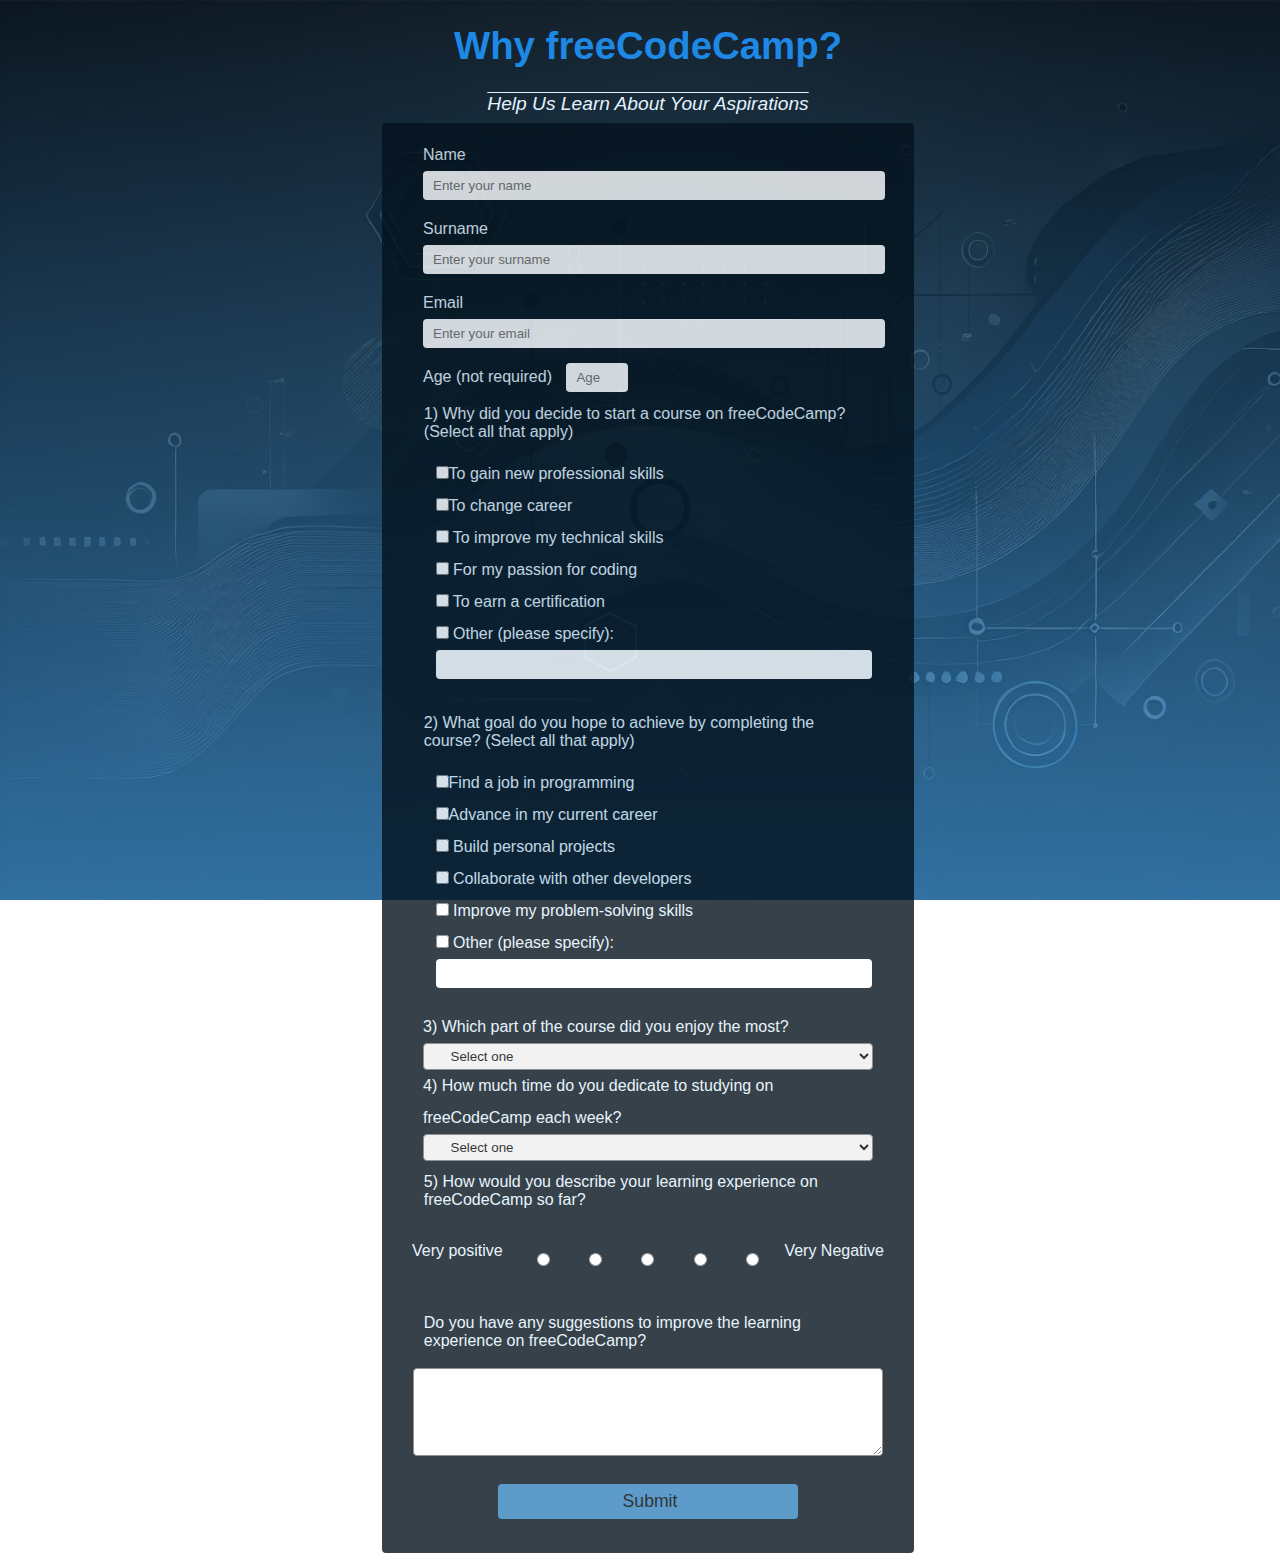
<file: 1) Survey Form/index.html>
<!DOCTYPE html>
<html lang="en">

<head>
    <meta charset="UTF-8">
    <meta name="viewport" content="width=device-width, initial-scale=1.0">
    <title>Survey</title>
    <link rel="stylesheet" href="styles.css">
</head>

<body>
    <header class="header">
        <h1 id="title">Why freeCodeCamp?</h1>
        <p id="description"><em>Help Us Learn About Your Aspirations</em></p>
    </header>
    <form method="post" id="survey-form" class="form-control">
        <label for="name">Name<input id="name" type="text" required placeholder="Enter your name">
        </label>
        <label for="surname">Surname<input id="surname" type="text" required placeholder="Enter your surname"></label>
        <label for="email">Email<input id="email" type="email" required placeholder="Enter your email"></label>
        <label for="age">Age (not required) <input id="age" type="number" min="1" placeholder="Age"></label>
        <fieldset>
            <legend>1) Why did you decide to start a course on freeCodeCamp? (Select all that apply)</legend>
            <label for="new-skills"><input type="checkbox" name="why" value="new-skills" id="new-skills">To gain new
                professional skills</label>
            <label for="career"><input type="checkbox" name="why" value="career" id="career">To change career</label>
            <label for="improve"><input type="checkbox" name="why" value="improve" id="improve"> To improve my technical
                skills</label>
            <label for="passion"><input type="checkbox" name="why" value="passion" id="passion"> For my passion for
                coding</label>
            <label for="certification"><input type="checkbox" name="why" value="certification" id="certification"> To
                earn a certification</label>
            <label for="why-other"><input type="checkbox" name="why" value="why-other" id="why-other"> Other (please
                specify):</label> <label><input type="text" name="other-why" id="other-why"></label>
        </fieldset>
        <fieldset>
            <legend>2) What goal do you hope to achieve by completing the course? (Select all that apply)</legend>
            <label for="job"><input type="checkbox" name="goal" value="job" id="job">Find a job in programming</label>
            <label for="career-advance"><input type="checkbox" name="goal" value="career-advance"
                    id="career-advance">Advance in my current career</label>
            <label for="project"><input type="checkbox" name="goal" value="project" id="project"> Build personal
                projects</label>
            <label for="collaboration"><input type="checkbox" name="goal" value="collaboration" id="collaboration">
                Collaborate with other developers</label>
            <label for="problem-solving"><input type="checkbox" name="goal" value="problem-solving"
                    id="problem-solving"> Improve my problem-solving skills</label>
            <label for="goal-other"><input type="checkbox" name="goal" value="goal-other" id="goal-other"> Other (please
                specify): </label> <label><input type="text" name="other-goal" id="other-goal"></label>
        </fieldset>
        <label for="like">3) Which part of the course did you enjoy the most?
            <select name="like" id="like">
                <option disabled selected value> Select one</option>
                <option value="1">Responsive Web Design</option>
                <option value="2">JavaScript Algorithms and Data Structures (Beta)</option>
                <option value="3">Front End Development Libraries</option>
                <option value="4">Data Visualization</option>
                <option value="5">Relational Database</option>
                <option value="6">Back End Development and APIs</option>
                <option value="7">Quality Assurance</option>
                <option value="8">Scientific Computing with Python (Beta)</option>
                <option value="9">Data Analysis with Python</option>
                <option value="10">Information Security</option>
                <option value="11">Machine Learning with Python</option>
                <option value="12">College Algebra with Python</option>
            </select>
        </label>
        <label for="time">4) How much time do you dedicate to studying on freeCodeCamp each week?
            <select name="time" id="time">
                <option disabled selected value>Select one</option>
                <option value="1">Less than 5 hours</option>
                <option value="2">5-10 hours</option>
                <option value="3">10-20 hours</option>
                <option value="4">More than 20 hours</option>
            </select>
        </label>
        <fieldset>
            <legend>5) How would you describe your learning experience on freeCodeCamp so far? </legend>
            <div id="opinion"><p>Very positive</p>
                <label for="very-pos" class="inline"><input type="radio" name="opinion" value="verypos" id="very-pos"
                        class="inline"></label>
                <label for="pos" class="inline"><input type="radio" name="opinion" value="pos" id="pos"></label>
                <label for="neu" class="inline"><input type="radio" name="opinion" value="neu" id="neu"></label>
                <label for="neg" class="inline"><input type="radio" name="opinion" value="neg" id="neg"></label>
                <label for="veryneg" class="inline"><input type="radio" name="opinion" value="veryneg"
                        id="veryneg"></label>
                <p id="end">Very Negative</p>
            </div>
        </fieldset>
        <fieldset>
            <legend>Do you have any suggestions to improve the learning experience on freeCodeCamp?</legend>
            <textarea name="bio" id="bio"></textarea>
        </fieldset>
        <input type="submit" value="Submit">
    </form>
</body>

</html>
</file>
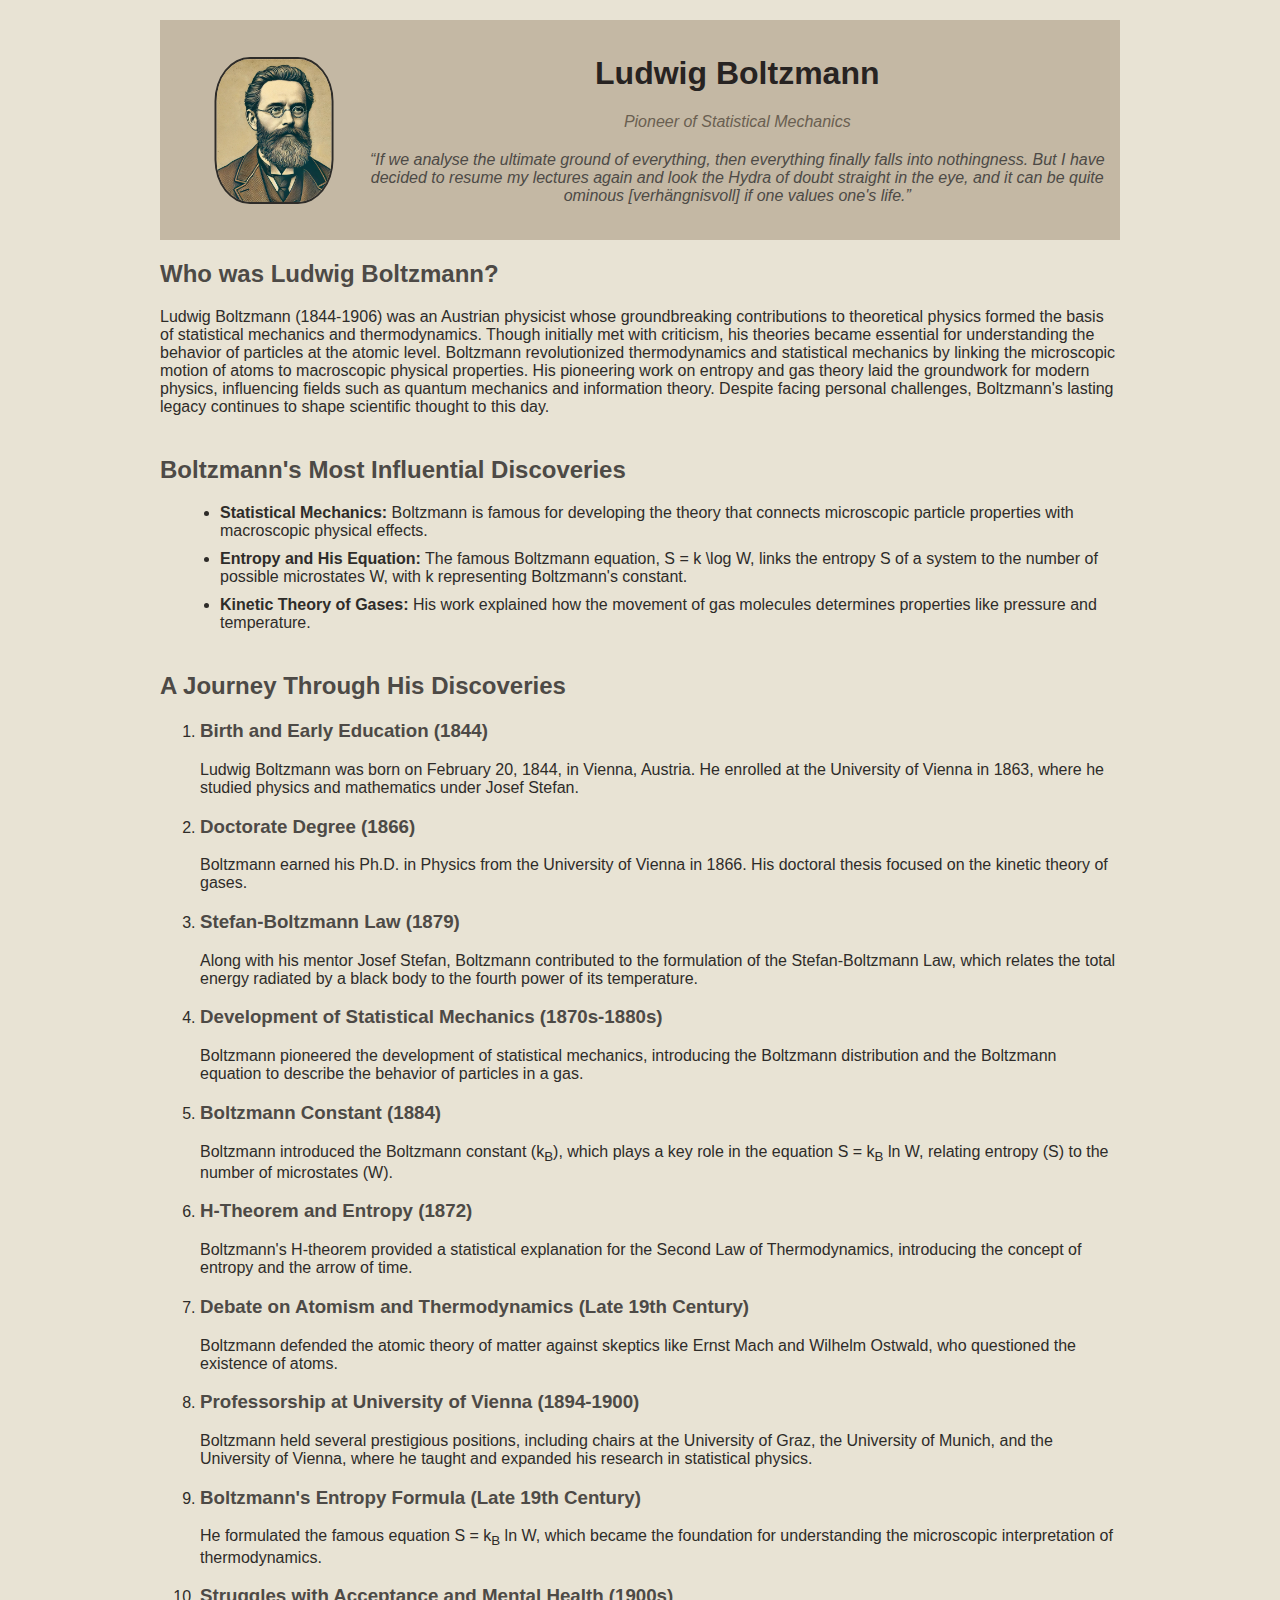
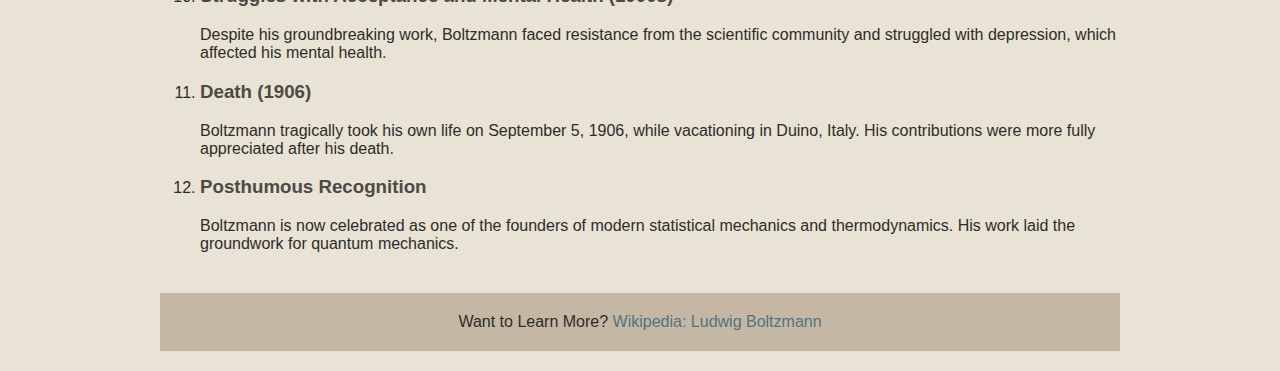
<file: 2) Tribute page/index.html>
<!DOCTYPE html>
<html lang="en">

<head>
    <meta charset="UTF-8">
    <meta name="viewport" content="width=device-width, initial-scale=1.0">
    <title id="title">Tribute page - Ludwig Boltzmann</title>
    <link rel="stylesheet" href="styles.css">
</head>

<body>
    <main id="main">
        <header>
            <figure id="img-div">
                <img src="Img/boltzmann1024x1024.jpg" alt="picture of Ludwig Boltzmann" id="image"><figcaption id="img-caption" class="hidden"> Boltzmann picture</figcaption>
            </figure>
            <div>
                <h1>Ludwig Boltzmann</h1>
                <em>Pioneer of Statistical Mechanics</em>
                <q cite="https://en.wikiquote.org/wiki/Ludwig_Boltzmann">If we analyse the ultimate ground of everything, then everything finally falls into nothingness. But I have decided to resume my lectures again and look the Hydra of doubt straight in the eye, and it can be quite ominous [verhängnisvoll] if one values one's life.</q>
            </div>
        </header>
        <section aria-labelledby="who">
            <h2 id="who">
                Who was Ludwig Boltzmann?
            </h2>
            <p id="tribute-info">Ludwig Boltzmann (1844-1906) was an Austrian physicist whose groundbreaking contributions to theoretical physics formed the basis of statistical mechanics and thermodynamics. Though initially met with criticism, his theories became essential for understanding the behavior of particles at the atomic level.
Boltzmann revolutionized thermodynamics and statistical mechanics by linking the microscopic motion of atoms to macroscopic physical properties. His pioneering work on entropy and gas theory laid the groundwork for modern physics, influencing fields such as quantum mechanics and information theory.
Despite facing personal challenges, Boltzmann's lasting legacy continues to shape scientific thought to this day.</p></p>
        </section>
        <section aria-labelledby="what">
            <h2 id="what">
                Boltzmann's Most Influential Discoveries
            </h2>
            <p>
            <ul>
                <li><strong>Statistical Mechanics:</strong> Boltzmann is famous for developing the theory that connects
                    microscopic particle properties with macroscopic physical effects.</li>
                <li><strong>Entropy and His Equation:</strong> The famous Boltzmann equation, S = k
                        \log W, links the entropy S of a
                    system to the number of possible microstates W, with k representing Boltzmann's constant.</li>
                <li><strong>Kinetic Theory of Gases:</strong> His work explained how the movement of gas molecules
                    determines properties like pressure and temperature.</li>
            </ul>
            </p>
        </section>
        <section aria-labelledby="milestones">
            <h2>A Journey Through His Discoveries</h2>
            <ol>
                <li>
                    <h3>Birth and Early Education (1844)</h3>
                    <p>Ludwig Boltzmann was born on February 20, 1844, in Vienna, Austria. He enrolled at the University
                        of Vienna in 1863, where he studied physics and mathematics under Josef Stefan.</p>
                </li>

                <li>
                    <h3>Doctorate Degree (1866)</h3>
                    <p>Boltzmann earned his Ph.D. in Physics from the University of Vienna in 1866. His doctoral thesis
                        focused on the kinetic theory of gases.</p>
                </li>

                <li>
                    <h3>Stefan-Boltzmann Law (1879)</h3>
                    <p>Along with his mentor Josef Stefan, Boltzmann contributed to the formulation of the
                        Stefan-Boltzmann Law, which relates the total energy radiated by a black body to the fourth
                        power of its temperature.</p>
                </li>

                <li>
                    <h3>Development of Statistical Mechanics (1870s-1880s)</h3>
                    <p>Boltzmann pioneered the development of statistical mechanics, introducing the Boltzmann
                        distribution and the Boltzmann equation to describe the behavior of particles in a gas.</p>
                </li>

                <li>
                    <h3>Boltzmann Constant (1884)</h3>
                    <p>Boltzmann introduced the Boltzmann constant (k<sub>B</sub>), which plays a key role in the
                        equation S = k<sub>B</sub> ln W, relating entropy (S) to the number of microstates (W).</p>
                </li>

                <li>
                    <h3>H-Theorem and Entropy (1872)</h3>
                    <p>Boltzmann's H-theorem provided a statistical explanation for the Second Law of Thermodynamics,
                        introducing the concept of entropy and the arrow of time.</p>
                </li>

                <li>
                    <h3>Debate on Atomism and Thermodynamics (Late 19th Century)</h3>
                    <p>Boltzmann defended the atomic theory of matter against skeptics like Ernst Mach and Wilhelm
                        Ostwald, who questioned the existence of atoms.</p>
                </li>

                <li>
                    <h3>Professorship at University of Vienna (1894-1900)</h3>
                    <p>Boltzmann held several prestigious positions, including chairs at the University of Graz, the
                        University of Munich, and the University of Vienna, where he taught and expanded his research in
                        statistical physics.</p>
                </li>

                <li>
                    <h3>Boltzmann's Entropy Formula (Late 19th Century)</h3>
                    <p>He formulated the famous equation S = k<sub>B</sub> ln W, which became the foundation for
                        understanding the microscopic interpretation of thermodynamics.</p>
                </li>

                <li>
                    <h3>Struggles with Acceptance and Mental Health (1900s)</h3>
                    <p>Despite his groundbreaking work, Boltzmann faced resistance from the scientific community and
                        struggled with depression, which affected his mental health.</p>
                </li>

                <li>
                    <h3>Death (1906)</h3>
                    <p>Boltzmann tragically took his own life on September 5, 1906, while vacationing in Duino, Italy.
                        His contributions were more fully appreciated after his death.</p>
                </li>

                <li>
                    <h3>Posthumous Recognition</h3>
                    <p>Boltzmann is now celebrated as one of the founders of modern statistical mechanics and
                        thermodynamics. His work laid the groundwork for quantum mechanics.</p>
                </li>
            </ol>
        </section>
        <footer>
            Want to Learn More?
            <a href="https://en.wikipedia.org/wiki/Ludwig_Boltzmann" id="tribute-link" target="_blank">Wikipedia: Ludwig Boltzmann</a>
        </footer>
    </main>
</body>

</html>
</file>
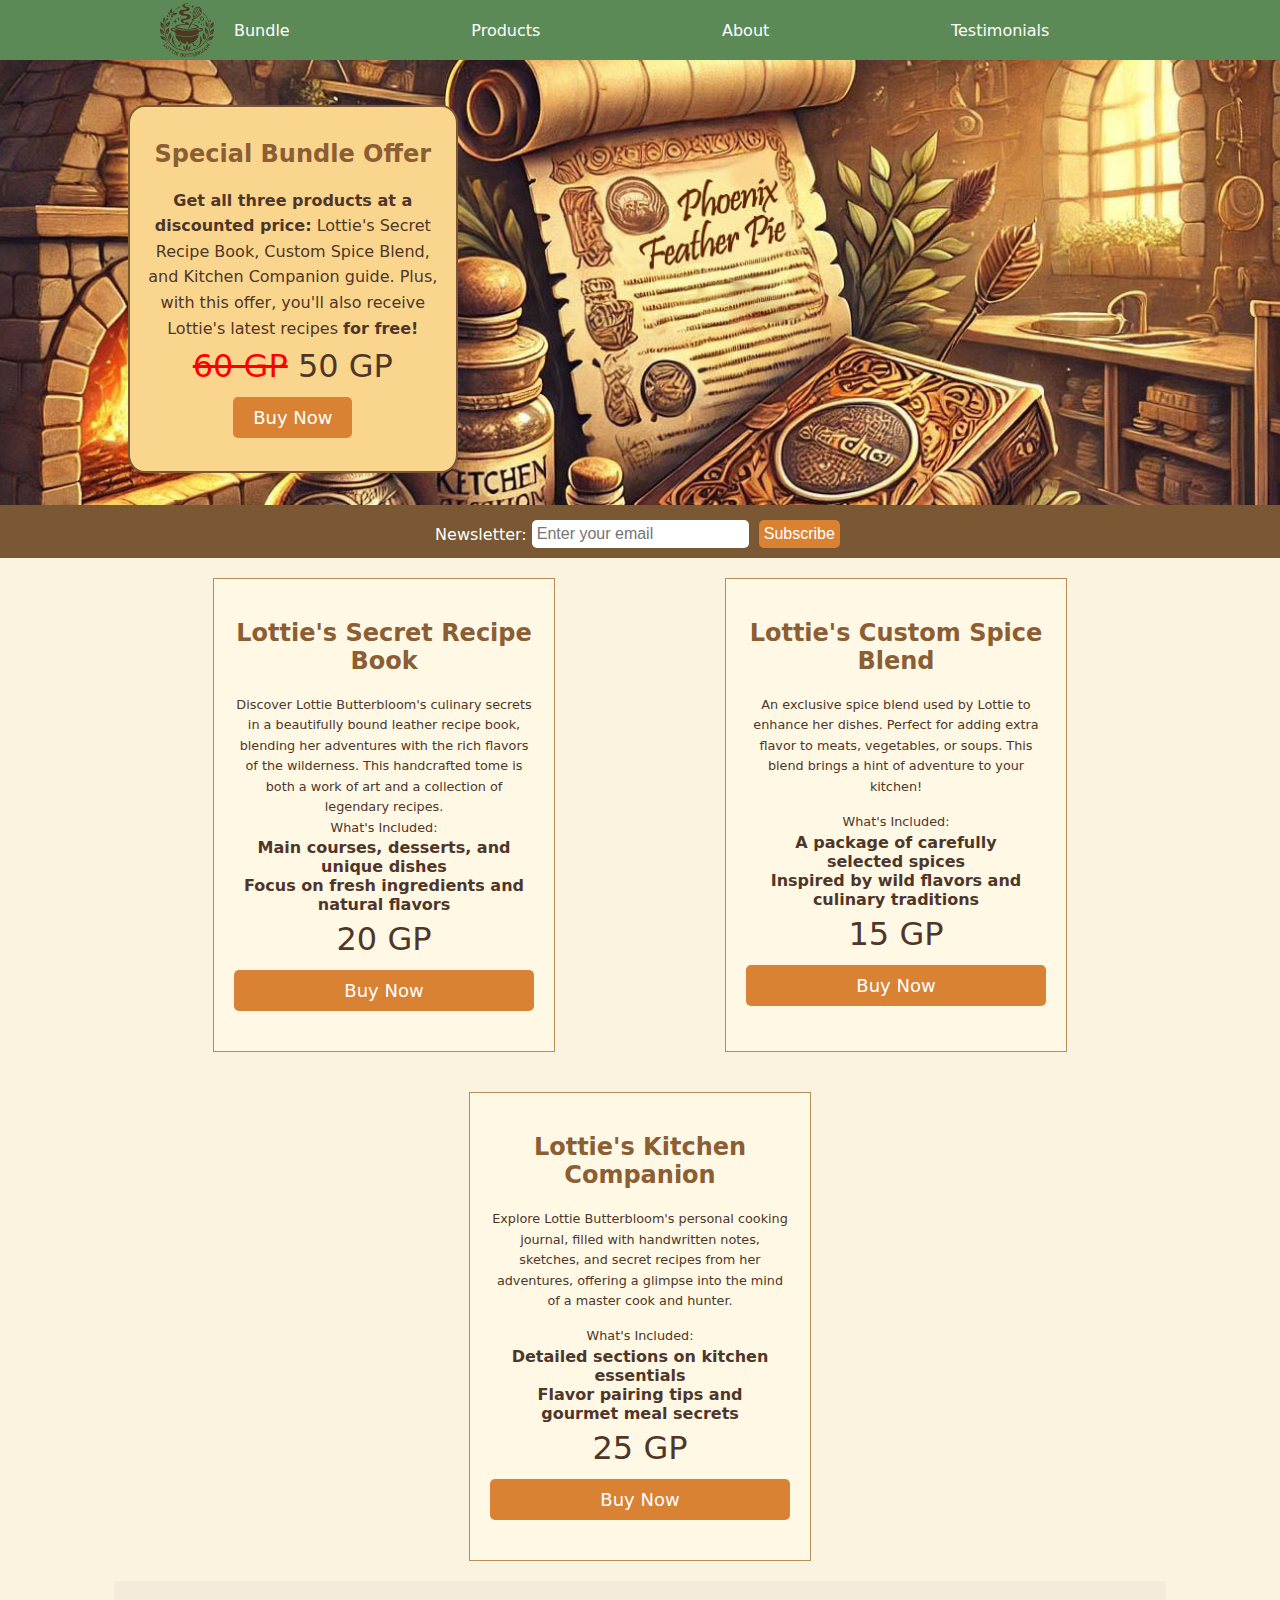
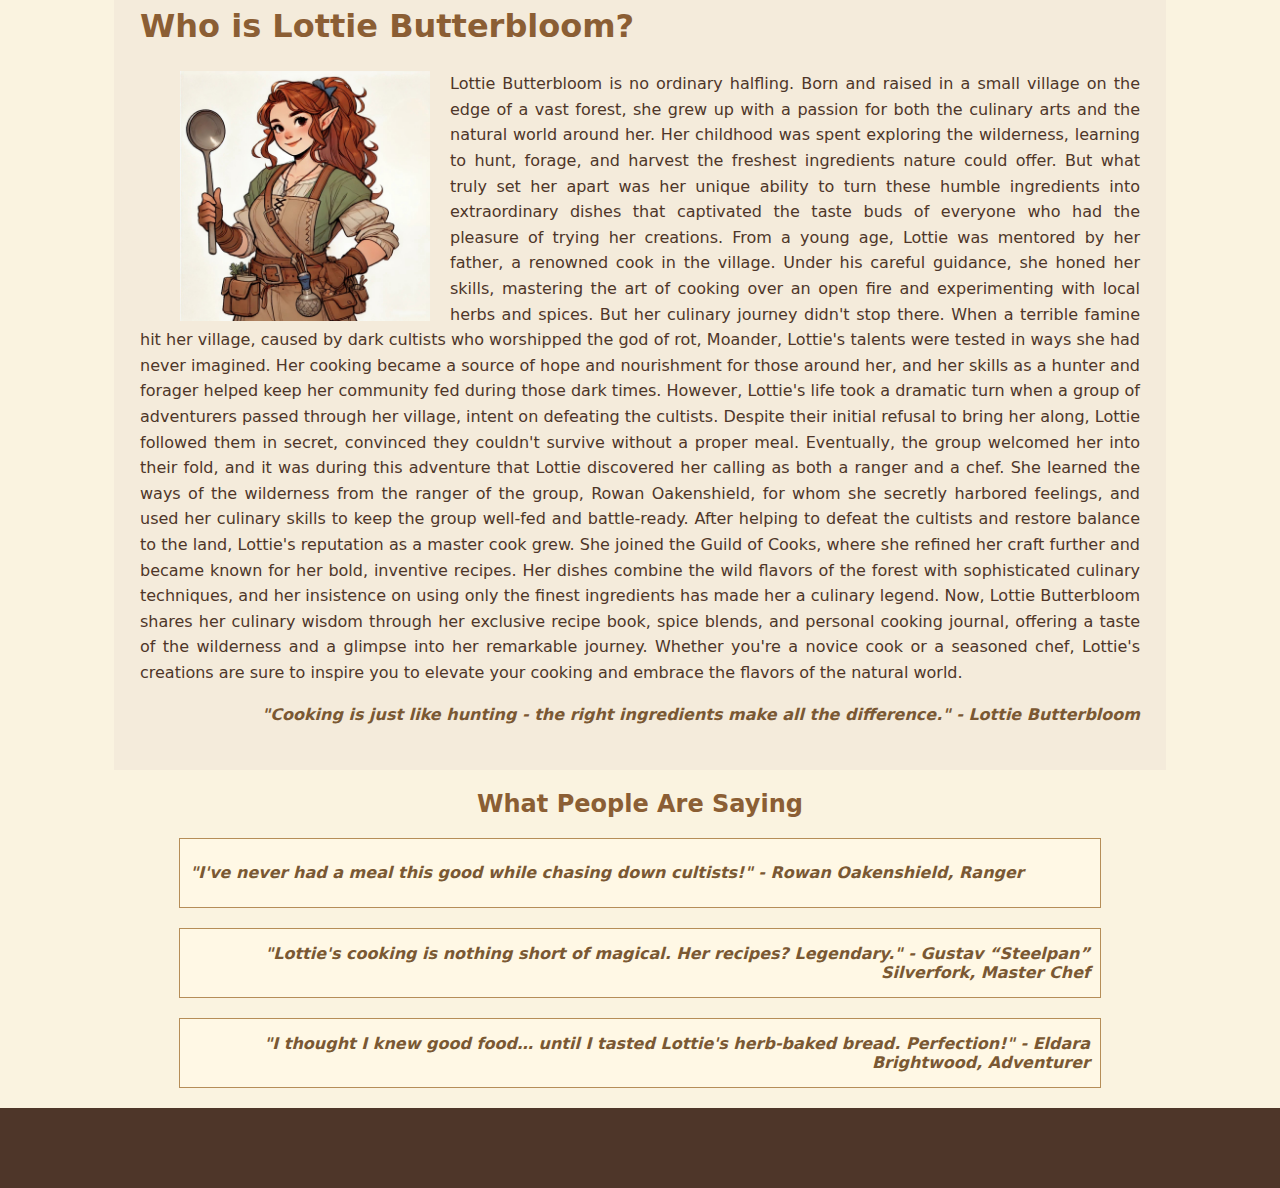
<file: 4) Landing prod/index.html>
<!DOCTYPE html>
<html lang="en">

<head>
    <meta charset="UTF-8">
    <meta name="viewport" content="width=device-width, initial-scale=1.0">
    <title>Lottie Butterbloom's Secret Recipe Book</title>
    <link rel="stylesheet" href="styles.css">
</head>

<body>
    <header id="header">
        <div class="header-container">
        <img src="img/logo2.png" alt="cooker-seal" id="header-img">
        <nav id="nav-bar">
            <ul>
                <li><a class="nav-link" href="#bundle">Bundle</a></li>
                <li><a class="nav-link" href="#recipe-book">Products</a></li>
                <li><a href="#about-lottie" class="nav-link">About</a></li>
                <li><a href="#testimonials" class="nav-link">Testimonials</a></li>
            </ul>
        </nav>
        </div>
    </header>
    <section>
    <section class="main-offer">
        <div class="product-bundle" id="bundle">
            <h2 class="product-h">Special Bundle Offer</h2>
            <p><b>Get all three products at a discounted price:</b> Lottie's Secret Recipe Book, Custom Spice Blend, and
                Kitchen Companion guide. Plus, with this offer, you'll also receive Lottie's latest recipes <b>for
                    free!</b></p>
            <p class="price"><s>60 GP</s> 50 GP</p>
            <a href="#" class="cta-button">Buy Now</a>
        </div>
    </section>
    <section>
        <form action="https://www.freecodecamp.com/email-submit" method="post" id="form">
            <label for="email">Newsletter:</label>
            <input type="email" id="email" name="email" placeholder="Enter your email" required>
            
            <input type="submit" value="Subscribe" id="submit">
        </form>
          
    </section>
    <section class="offers">
        <div class="product" id="recipe-book">
            <h2 class="product-h">Lottie's Secret Recipe Book</h2>
            <p>Discover Lottie Butterbloom's culinary secrets in a beautifully bound leather recipe book, blending her
                adventures with the rich flavors of the wilderness. This handcrafted tome is both a work of art and a
                collection of legendary recipes.
            </p>
            <p>What's Included:</p>
            <ul>
                <li>Main courses, desserts, and unique dishes</li>
                <li>Focus on fresh ingredients and natural flavors</li>
            </ul>
            <div class="price-box">
                <p class="price">20 GP</p>
                <a href="#" class="cta-button">Buy Now</a>
            </div>
        </div>
        <div class="product" id="spice">
            <h2 class="product-h">Lottie's Custom Spice Blend</h2>
            <p>An exclusive spice blend used by Lottie to enhance her dishes. Perfect for adding extra flavor to meats,
                vegetables, or soups. This blend brings a hint of adventure to your kitchen!</p>
            <br>

            <p>What's Included:</p>
            <ul>
                <li>A package of carefully selected spices</li>
                <li>Inspired by wild flavors and culinary traditions</li>
            </ul>
            <div class="price-box">
                <p class="price">15 GP</p>
                <a href="#" class="cta-button">Buy Now</a>
            </div>
        </div>
        <div class="product" id="companion">
            <h2 class="product-h">Lottie's Kitchen Companion</h2>
            <p>Explore Lottie Butterbloom's personal cooking journal, filled with handwritten notes, sketches, and
                secret recipes from her adventures, offering a glimpse into the mind of a master cook and hunter.</p>
            <br>
            <p>What's Included:</p>
            <ul>
                <li>Detailed sections on kitchen essentials</li>
                <li>Flavor pairing tips and gourmet meal secrets</li>
            </ul>
            <div class="price-box">
                <p class="price">25 GP</p>
                <a href="#" class="cta-button">Buy Now</a>
            </div>
        </div>
    </section>
    <section id="about-lottie">
        <h2 id="wholottie">Who is Lottie Butterbloom?</h2>
        <figure><img src="img/Lottie.jpg" id="lottie"></figure>
        <p>Lottie Butterbloom is no ordinary halfling. Born and raised in a small village on the edge of a vast forest,
            she grew up with a passion for both the culinary arts and the natural world around her. Her childhood was
            spent exploring the wilderness, learning to hunt, forage, and harvest the freshest ingredients nature could
            offer. But what truly set her apart was her unique ability to turn these humble ingredients into
            extraordinary dishes that captivated the taste buds of everyone who had the pleasure of trying her
            creations.

            From a young age, Lottie was mentored by her father, a renowned cook in the village. Under his careful
            guidance, she honed her skills, mastering the art of cooking over an open fire and experimenting with local
            herbs and spices. But her culinary journey didn't stop there. When a terrible famine hit her village, caused
            by dark cultists who worshipped the god of rot, Moander, Lottie's talents were tested in ways she had never
            imagined. Her cooking became a source of hope and nourishment for those around her, and her skills as a
            hunter and forager helped keep her community fed during those dark times.

            However, Lottie's life took a dramatic turn when a group of adventurers passed through her village, intent
            on defeating the cultists. Despite their initial refusal to bring her along, Lottie followed them in secret,
            convinced they couldn't survive without a proper meal. Eventually, the group welcomed her into their fold,
            and it was during this adventure that Lottie discovered her calling as both a ranger and a chef. She learned
            the ways of the wilderness from the ranger of the group, Rowan Oakenshield, for whom she secretly harbored
            feelings, and used her culinary skills to keep the group well-fed and battle-ready.

            After helping to defeat the cultists and restore balance to the land, Lottie's reputation as a master cook
            grew. She joined the Guild of Cooks, where she refined her craft further and became known for her bold,
            inventive recipes. Her dishes combine the wild flavors of the forest with sophisticated culinary techniques,
            and her insistence on using only the finest ingredients has made her a culinary legend.

            Now, Lottie Butterbloom shares her culinary wisdom through her exclusive recipe book, spice blends, and
            personal cooking journal, offering a taste of the wilderness and a glimpse into her remarkable journey.
            Whether you're a novice cook or a seasoned chef, Lottie's creations are sure to inspire you to elevate your
            cooking and embrace the flavors of the natural world.</p>
        <blockquote>"Cooking is just like hunting - the right ingredients make all the difference." - Lottie Butterbloom
        </blockquote>
    </section>
    <section id="testimonials">
        <h2>What People Are Saying</h2>
        <blockquote class="testimonials">"I've never had a meal this good while chasing down cultists!" - Rowan
            Oakenshield, Ranger</blockquote>
        <blockquote class="testimonials">"Lottie's cooking is nothing short of magical. Her recipes? Legendary." -
            Gustav “Steelpan” Silverfork, Master Chef</blockquote>
        <blockquote class="testimonials">"I thought I knew good food… until I tasted Lottie's herb-baked bread.
            Perfection!" - Eldara Brightwood, Adventurer</blockquote>
    </section>
</section>


</body>
<footer></footer>

</html>
</file>
<file: 1) Survey Form/styles.css>
body {
    background-image: linear-gradient(180deg,
            rgba(4, 18, 29, 0.8),
            rgba(52, 131, 190, 0.8)),
        url(img/sfondo.jpg);
    font-size: 16px;
    font-family: 'Segoe UI', Tahoma, Verdana, sans-serif;
    color: #e3f2fd;
    background-size: cover;
    background-attachment: fixed;
    height: 100%;
    width: 100%;
}

input {
    padding-left: 10px;
}

#age {
    display: inline;
    width: 50px;
    margin: 0;
    margin-left: 10px;
}

h1 {
    color: #1e88e5;
    text-align: center;
    margin: 5px;
    line-height: 2em;
}

#description {
    text-align: center;
    margin: 1em auto;
    color: #e3f2fd;
    text-decoration: overline;
    line-height: 0;
}

label,
select {
    display: block;
    padding: 0 5%;
    line-height: 2em;
}

input {
    margin: 0 0 0 0;
    background-color: #ffffff;
    border: none;
    opacity: 100%;
}

.inline {
    display: inline;
}

input[type="text"],
input[type="email"],
input[type="number"] {
    display: block;
    width: 100%;
    border-radius: 0.25rem;
    height: 2em;
    margin-bottom: 1em;
}

header {
    font-size: 1.2rem;
}

.form-control {
    background-color: #04121d;
    width: 80vw;
    max-width: 500px;
    min-width: 300px;
    margin: 0 auto;
    opacity: 80%;
    padding: 1em;
    border-radius: 0.25rem;
}

select {
    width: 100%;
    border-radius: 0.25rem;
    height: 2em;
}

fieldset {
    border: none;
}

textarea {
    display: block;
    width: 95%;
    border-radius: 0.25rem;
    height: 5em;
    margin: auto;
    padding: 10px;
}

legend {
    padding: 2.5%;
}

input[type="radio"] {
    display: flex;
    margin: 0 5px;
    align-content: center;
    height: 5em;
}


input[type="submit"] {
    display: block;
    width: 60%;
    margin: 1em auto;
    height: 2em;
    font-size: 1.1rem;
    background-color: #3483be;
    min-width: 300px;
    border-radius: 0.25rem
}

#end {
    text-align: right;
}

#opinion {
    display: grid;
    grid-template-columns: 1fr 0.5fr 0.5fr 0.5fr 0.5fr 0.5fr 1fr;

}

input[type="radio"] {
 margin: auto;

}
</file>
<file: 2) Tribute page/styles.css>
body {
    background-color: #E8E3D4;
    color: #2E2C29;
    font-family: 'Arial', sans-serif;
    margin: auto;
    padding: 0;
    max-width: 1000px;
}

#image  {
    max-width: 100%;
    height: auto;
}
.hidden {
    display: none;
     }

img {
    display: block;
}

@media (min-width: 768px) {
    header {
        background-color: #C4B8A4;
        display: flex;
        align-items: center;
        padding: 15px;
        align-content: space-around
    }

    #image {
        object-fit: cover;
        background-color: #2E2C29;
        aspect-ratio: 4/5;
        border-radius: 30%;
        max-height: 350px;
        min-width: 80px;
        border: 2px solid #2E2C29;
        transform: scaleX(-1);
        margin:auto;
    }

}

@media (max-width: 767px) {
    header {
        background-color: #C4B8A4;
        padding: 15px;
    }

    #image {
        object-fit: cover;
        background-color: #2E2C29;
        aspect-ratio: 4/5;
        border-radius: 30%;
        max-height: 350px;
        transform: scaleX(-1);
        min-width: 80px;
        border: 2px solid #2E2C29;
        margin: 0 auto;
    }

}


h1 {
    color: #272322;
    text-align: center;
    margin-top: 20px;
}

h2,
h3 {
    color: #4D4A46;
}

em {
    color: #6A5F51;
    text-align: center;
    display: block;
    margin-bottom: 20px;
}


main {
    padding: 20px;
    max-width: 1200px;
    margin: auto;
}


#boltzmann-fig {
    max-width: 100%;
    display: block;
    margin: auto;
}


q {
    font-style: italic;
    display: block;
    margin: 20px auto;
    color: #4D4A46;
    text-align: center;
}


section {
    margin-bottom: 40px;
}


ul {
    list-style-type: disc;
    margin-left: 20px;
}

li {
    margin-bottom: 10px;
}


footer {
    text-align: center;
    margin-top: 40px;
    padding: 20px;
    background-color: #C4B8A4;
    color: #2E2C29;
}

footer a {
    color: #56727D;
    text-decoration: none;
}

footer a:hover {
    color: #4A6573;
    text-decoration: underline;
}
</file>
<file: 4) Landing prod/styles.css>
/* STILE */


br {
    height: 1.6rem;
}

h2 {
    font-size: 1.5rem;
}

h1,
h2,
h3 {
    color: #8b5e34;
}

a {
    text-decoration: none;
    color: white;
}

p {
    line-height: 1.6;
    margin: 0;
}
body {
    margin: 0;
    padding: 0;
    background-color: #faf3e0;
    color: #4e3629;
    font-family: system-ui, -apple-system, BlinkMacSystemFont, 'Segoe UI', Roboto, Oxygen, Ubuntu, Cantarell, 'Open Sans', 'Helvetica Neue', sans-serif;
}

/*HEADER E NAV*/
header {
    background-color: #5c8a57;
    color: white;
    padding: 0;
    text-align: center;
    display: flex;
    position: fixed;
    width: 100%;
    margin:0;
    font-size: 1rem;
    justify-content: center;
    height:60px;
}

.header-container {
    width: 1000px;
    display: flex;
    align-items: center;
    justify-content:center;
}

#header-img {
    height: 90%;
    margin: 0 2%;
    
}

nav {
    width: 100%;
}

nav ul {
    max-width: 90%;
    display: flex;
    justify-content: space-between;
    list-style-type: none;
    padding: 0;
}

form {
    background-color: #7a5833;
    color: white;
    height: 3rem;
    align-items: center;
    display: flex;
    justify-content: center;
}

input {
    border: 0;
    margin: 5px;
    padding: 5px 5px;
    border-radius: 5px;
    font-size: 1rem;
}
#submit {
    background-color: #4e3629;
    background-color: #d98233;

    color: white;
    padding: 5px 5px;
    border-radius: 5px;
    font-size: 1rem;

}
/*PRODOTTI E BOX PRODOTTI*/
.offers {
    display: flex;
    justify-content: space-between;
    width: 80%;
    margin: auto;
    flex-direction: row;
    flex-wrap: wrap;
}

.main-offer {
    background-image: url(img/lilbanner.jpg);
    background-size: cover;
    background-position: center;
    background-repeat: no-repeat;
    height: 400px;
    width: 100%;
    border-bottom: 5px solid #7a5833;
    border-top: 5px solid #7a5833;
    padding-top:100px;
}

.product {
    width: 300px;
    font-size: 0.8rem;
    padding: 2%;
    margin: 20px auto;
    padding: 20px;
    border: 1px solid #b58d58;
    max-width: 600px;
    background-color: #fff8e5;
}

.product-bundle {
    background-color: #fad58e;
    max-width: 300px;
    margin-left: 10%;
    border-radius: 5%;
    padding: 1%;
    border: 2px solid #7a5833;
}

.price-box {
    display: flex;
    flex-direction: column;
}

.price {
    font-size: 2rem;
    text-align: center;
    margin: 0;
}

s {
    color: red;
}

section ul {
    font-size: 1rem;
    list-style-type: none;
    padding: 0px 3%;
    font-weight: bold;
    margin: 0;
}

.cta-button {
    background-color: #d98233;
    /* Ramato/arancione caldo */
    color: white;
    padding: 10px 20px;
    border-radius: 5px;
    font-size: 18px;
    margin-top: 5px;
    display: inline-block;
    margin-bottom: 20px;
}

.cta-button:hover {
    background-color: #bf6b1e;
    /* Versione più scura del colore ramato */
}


/*BG*/
#lottie {
    height: 250px;
    float: left;
    margin-right: 20px;
    margin-left: 0;
}
#video {
    visibility: none;
}

#about-lottie {
    padding: 2%;
    margin: auto;
    text-align: justify;
    background-color: #f4ebdb;
    max-width: 1000px;

}

@media (max-width:500px){
    #lottie {
        float:none;
        }
}

#wholottie {
    font-size: 2rem;
    margin-top: 0;
    text-align: left;
}
/*TESTIMONIANZE*/
.testimonials {
    border: 1px solid #b58d58;
    height: 3rem;
    align-items: center;
    display: flex;
    max-width: 900px;
    background-color: #fff8e5;
    padding: 10px;
}

/* SECTION*/
section {
    margin: auto;
    text-align: center;
}

blockquote {
    font-style: italic;
    color: #7a5833;
    margin: 20px auto;
    text-align: right;
    font-weight: bold;
}

/*FOOTER*/
footer {
    background-color: #4e3629;
    /* Marrone scuro, per un footer distintivo */
    color: white;
    padding: 40px 20px;
    text-align: center;
}

footer p {
    margin: 10px 0;
}
</file>
